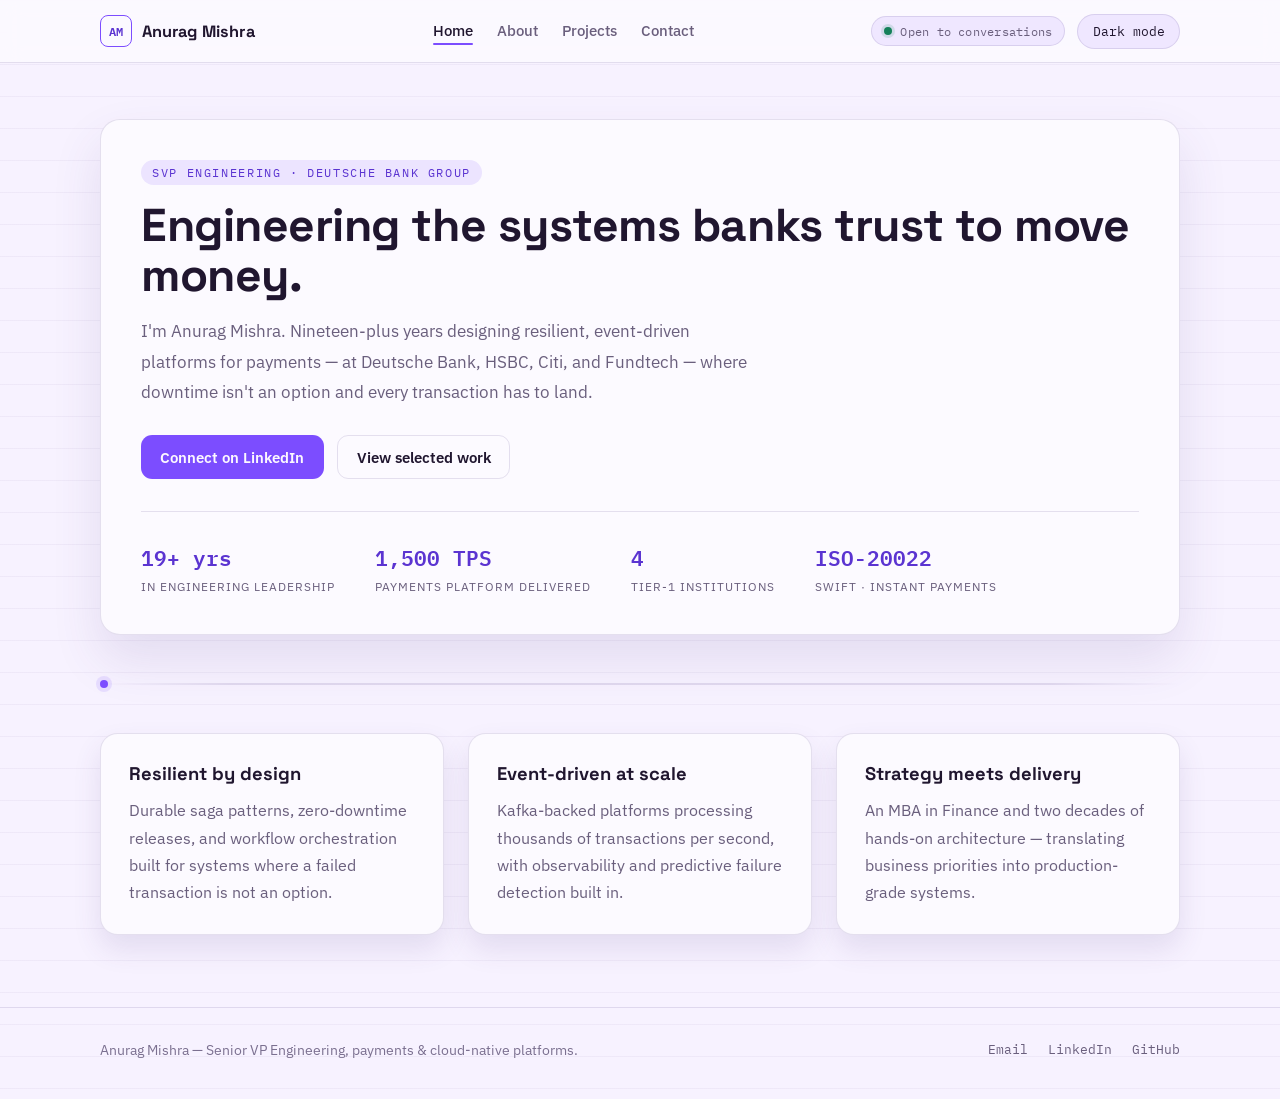
<file: index.html>
<!DOCTYPE html>
<html lang="en">
<head>
  <meta charset="UTF-8">
  <meta name="viewport" content="width=device-width, initial-scale=1.0">
  <title>Home — Anurag Mishra</title>
  <meta name="description" content="Anurag Mishra, SVP Engineering at Deutsche Bank Group. Building resilient, event-driven payments platforms across tier-1 financial institutions.">
  <script>
    (function () {
      try {
        var stored = localStorage.getItem('theme');
        var theme = stored || (window.matchMedia('(prefers-color-scheme: dark)').matches ? 'dark' : 'light');
        document.documentElement.setAttribute('data-theme', theme);
      } catch (e) {}
    })();
  </script>
  <link rel="stylesheet" href="style.css">
</head>
<body>
  <header class="site-header">
    <div class="container nav-wrap">
      <a class="logo" href="index.html">
        <span class="logo-mark">AM</span>
        <span>Anurag Mishra</span>
      </a>
      <nav class="site-nav" aria-label="Primary navigation">
        <a href="index.html" aria-current="page">Home</a>
        <a href="about.html">About</a>
        <a href="projects.html">Projects</a>
        <a href="contact.html">Contact</a>
      </nav>
      <div class="header-actions">
        <span class="status-pill"><span class="status-dot" aria-hidden="true"></span>Open to conversations</span>
        <button type="button" class="theme-toggle" aria-label="Toggle color theme">Dark mode</button>
      </div>
    </div>
  </header>

  <main class="container content">
    <section class="hero">
      <p class="eyebrow">SVP Engineering · Deutsche Bank Group</p>
      <h1>Engineering the systems banks trust to move money.</h1>
      <p class="lead">I'm Anurag Mishra. Nineteen-plus years designing resilient, event-driven platforms for payments — at Deutsche Bank, HSBC, Citi, and Fundtech — where downtime isn't an option and every transaction has to land.</p>

      <div class="cta-row">
        <a class="btn btn-primary" href="https://www.linkedin.com/in/anurag-mishra-267559115">Connect on LinkedIn</a>
        <a class="btn btn-secondary" href="projects.html">View selected work</a>
      </div>

      <div class="stats-ticker">
        <div class="stat-item">
          <span class="stat-value">19+ yrs</span>
          <span class="stat-label">In engineering leadership</span>
        </div>
        <div class="stat-item">
          <span class="stat-value">1,500 TPS</span>
          <span class="stat-label">Payments platform delivered</span>
        </div>
        <div class="stat-item">
          <span class="stat-value">4</span>
          <span class="stat-label">Tier-1 institutions</span>
        </div>
        <div class="stat-item">
          <span class="stat-value">ISO-20022</span>
          <span class="stat-label">SWIFT · Instant payments</span>
        </div>
      </div>
    </section>

    <div class="rail" aria-hidden="true"></div>

    <section class="info-grid">
      <article>
        <h2>Resilient by design</h2>
        <p>Durable saga patterns, zero-downtime releases, and workflow orchestration built for systems where a failed transaction is not an option.</p>
      </article>
      <article>
        <h2>Event-driven at scale</h2>
        <p>Kafka-backed platforms processing thousands of transactions per second, with observability and predictive failure detection built in.</p>
      </article>
      <article>
        <h2>Strategy meets delivery</h2>
        <p>An MBA in Finance and two decades of hands-on architecture — translating business priorities into production-grade systems.</p>
      </article>
    </section>
  </main>

  <footer class="site-footer">
    <div class="container footer-inner">
      <p>Anurag Mishra — Senior VP Engineering, payments &amp; cloud-native platforms.</p>
      <div class="footer-links">
        <a href="mailto:anurag171@gmail.com">Email</a>
        <a href="https://www.linkedin.com/in/anurag-mishra-267559115/">LinkedIn</a>
        <a href="https://github.com/anurag171">GitHub</a>
      </div>
    </div>
  </footer>
  <script src="theme-toggle.js"></script>
</body>
</html>
</file>
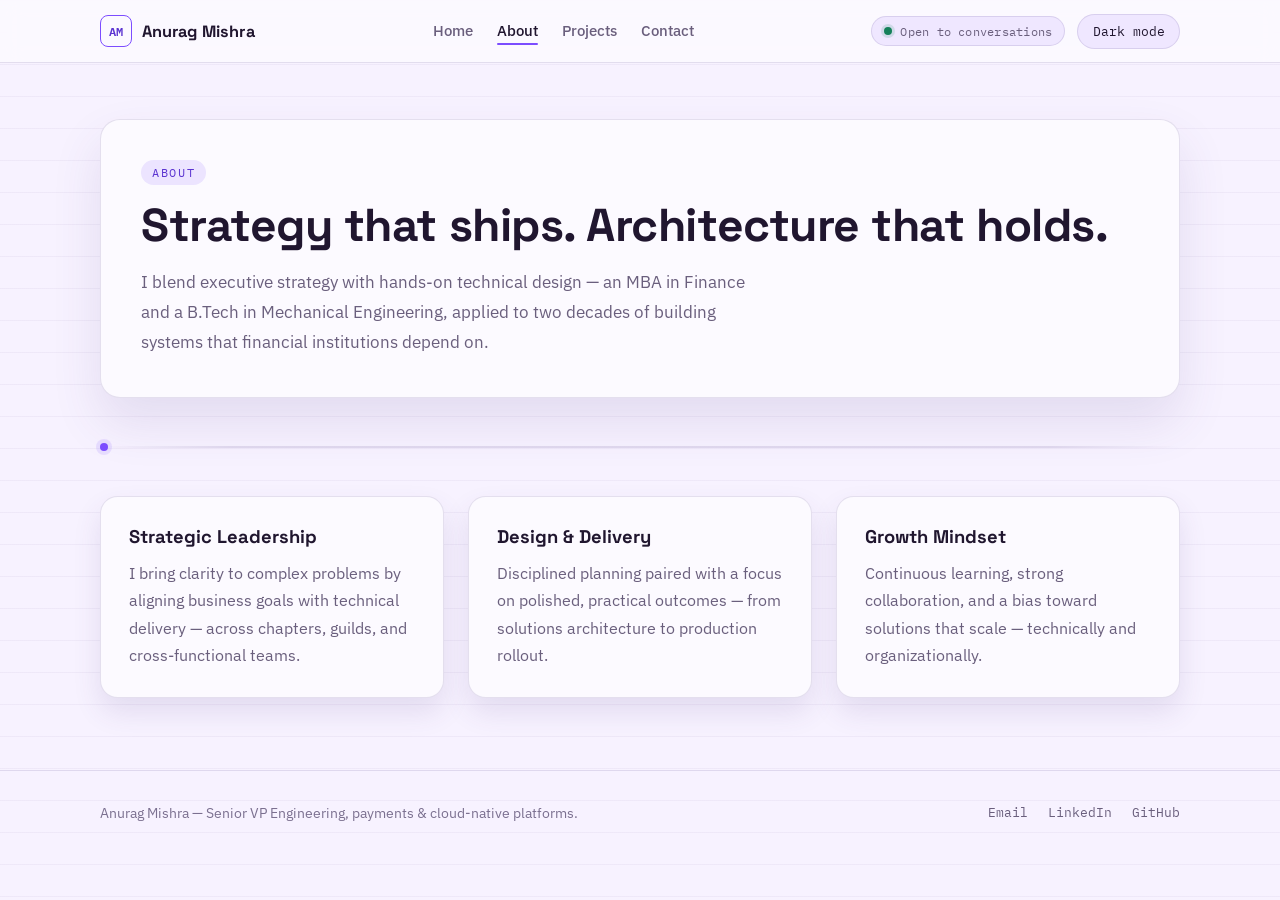
<file: about.html>
<!DOCTYPE html>
<html lang="en">
<head>
  <meta charset="UTF-8">
  <meta name="viewport" content="width=device-width, initial-scale=1.0">
  <title>About — Anurag Mishra</title>
  <meta name="description" content="MBA in Finance, B.Tech in Mechanical Engineering, and two decades bridging business strategy with technical architecture.">
  <script>
    (function () {
      try {
        var stored = localStorage.getItem('theme');
        var theme = stored || (window.matchMedia('(prefers-color-scheme: dark)').matches ? 'dark' : 'light');
        document.documentElement.setAttribute('data-theme', theme);
      } catch (e) {}
    })();
  </script>
  <link rel="stylesheet" href="style.css">
</head>
<body>
  <header class="site-header">
    <div class="container nav-wrap">
      <a class="logo" href="index.html">
        <span class="logo-mark">AM</span>
        <span>Anurag Mishra</span>
      </a>
      <nav class="site-nav" aria-label="Primary navigation">
        <a href="index.html">Home</a>
        <a href="about.html" aria-current="page">About</a>
        <a href="projects.html">Projects</a>
        <a href="contact.html">Contact</a>
      </nav>
      <div class="header-actions">
        <span class="status-pill"><span class="status-dot" aria-hidden="true"></span>Open to conversations</span>
        <button type="button" class="theme-toggle" aria-label="Toggle color theme">Dark mode</button>
      </div>
    </div>
  </header>

  <main class="container content">
    <section class="hero">
      <p class="eyebrow">About</p>
      <h1>Strategy that ships. Architecture that holds.</h1>
      <p class="lead">I blend executive strategy with hands-on technical design — an MBA in Finance and a B.Tech in Mechanical Engineering, applied to two decades of building systems that financial institutions depend on.</p>
    </section>

    <div class="rail" aria-hidden="true"></div>

    <section class="info-grid">
      <article>
        <h2>Strategic Leadership</h2>
        <p>I bring clarity to complex problems by aligning business goals with technical delivery — across chapters, guilds, and cross-functional teams.</p>
      </article>
      <article>
        <h2>Design &amp; Delivery</h2>
        <p>Disciplined planning paired with a focus on polished, practical outcomes — from solutions architecture to production rollout.</p>
      </article>
      <article>
        <h2>Growth Mindset</h2>
        <p>Continuous learning, strong collaboration, and a bias toward solutions that scale — technically and organizationally.</p>
      </article>
    </section>
  </main>

  <footer class="site-footer">
    <div class="container footer-inner">
      <p>Anurag Mishra — Senior VP Engineering, payments &amp; cloud-native platforms.</p>
      <div class="footer-links">
        <a href="mailto:anurag171@gmail.com">Email</a>
        <a href="https://www.linkedin.com/in/anurag-mishra-267559115/">LinkedIn</a>
        <a href="https://github.com/anurag171">GitHub</a>
      </div>
    </div>
  </footer>
  <script src="theme-toggle.js"></script>
</body>
</html>
</file>
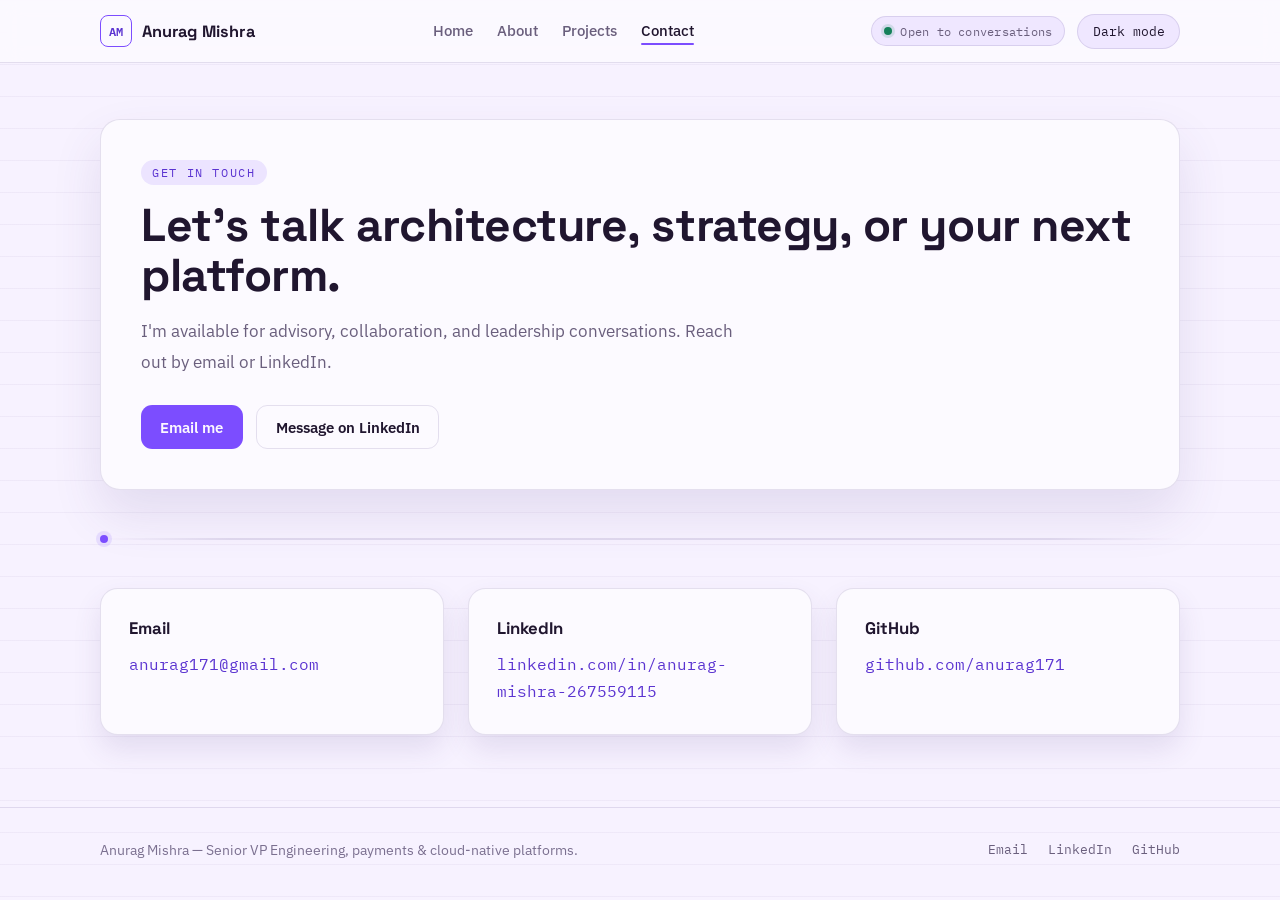
<file: contact.html>
<!DOCTYPE html>
<html lang="en">
<head>
  <meta charset="UTF-8">
  <meta name="viewport" content="width=device-width, initial-scale=1.0">
  <title>Contact — Anurag Mishra</title>
  <meta name="description" content="Get in touch with Anurag Mishra for advisory, collaboration, and engineering leadership conversations.">
  <script>
    (function () {
      try {
        var stored = localStorage.getItem('theme');
        var theme = stored || (window.matchMedia('(prefers-color-scheme: dark)').matches ? 'dark' : 'light');
        document.documentElement.setAttribute('data-theme', theme);
      } catch (e) {}
    })();
  </script>
  <link rel="stylesheet" href="style.css">
</head>
<body>
  <header class="site-header">
    <div class="container nav-wrap">
      <a class="logo" href="index.html">
        <span class="logo-mark">AM</span>
        <span>Anurag Mishra</span>
      </a>
      <nav class="site-nav" aria-label="Primary navigation">
        <a href="index.html">Home</a>
        <a href="about.html">About</a>
        <a href="projects.html">Projects</a>
        <a href="contact.html" aria-current="page">Contact</a>
      </nav>
      <div class="header-actions">
        <span class="status-pill"><span class="status-dot" aria-hidden="true"></span>Open to conversations</span>
        <button type="button" class="theme-toggle" aria-label="Toggle color theme">Dark mode</button>
      </div>
    </div>
  </header>

  <main class="container content">
    <section class="hero">
      <p class="eyebrow">Get in Touch</p>
      <h1>Let's talk architecture, strategy, or your next platform.</h1>
      <p class="lead">I'm available for advisory, collaboration, and leadership conversations. Reach out by email or LinkedIn.</p>
      <div class="cta-row">
        <a class="btn btn-primary" href="mailto:anurag171@gmail.com">Email me</a>
        <a class="btn btn-secondary" href="https://www.linkedin.com/in/anurag-mishra-267559115/">Message on LinkedIn</a>
      </div>
    </section>

    <div class="rail" aria-hidden="true"></div>

    <section class="info-grid">
      <article class="contact-card">
        <h2>Email</h2>
        <p><a href="mailto:anurag171@gmail.com">anurag171@gmail.com</a></p>
      </article>
      <article class="contact-card">
        <h2>LinkedIn</h2>
        <p><a href="https://www.linkedin.com/in/anurag-mishra-267559115/">linkedin.com/in/anurag-mishra-267559115</a></p>
      </article>
      <article class="contact-card">
        <h2>GitHub</h2>
        <p><a href="https://github.com/anurag171">github.com/anurag171</a></p>
      </article>
    </section>
  </main>

  <footer class="site-footer">
    <div class="container footer-inner">
      <p>Anurag Mishra — Senior VP Engineering, payments &amp; cloud-native platforms.</p>
      <div class="footer-links">
        <a href="mailto:anurag171@gmail.com">Email</a>
        <a href="https://www.linkedin.com/in/anurag-mishra-267559115/">LinkedIn</a>
        <a href="https://github.com/anurag171">GitHub</a>
      </div>
    </div>
  </footer>
  <script src="theme-toggle.js"></script>
</body>
</html>
</file>
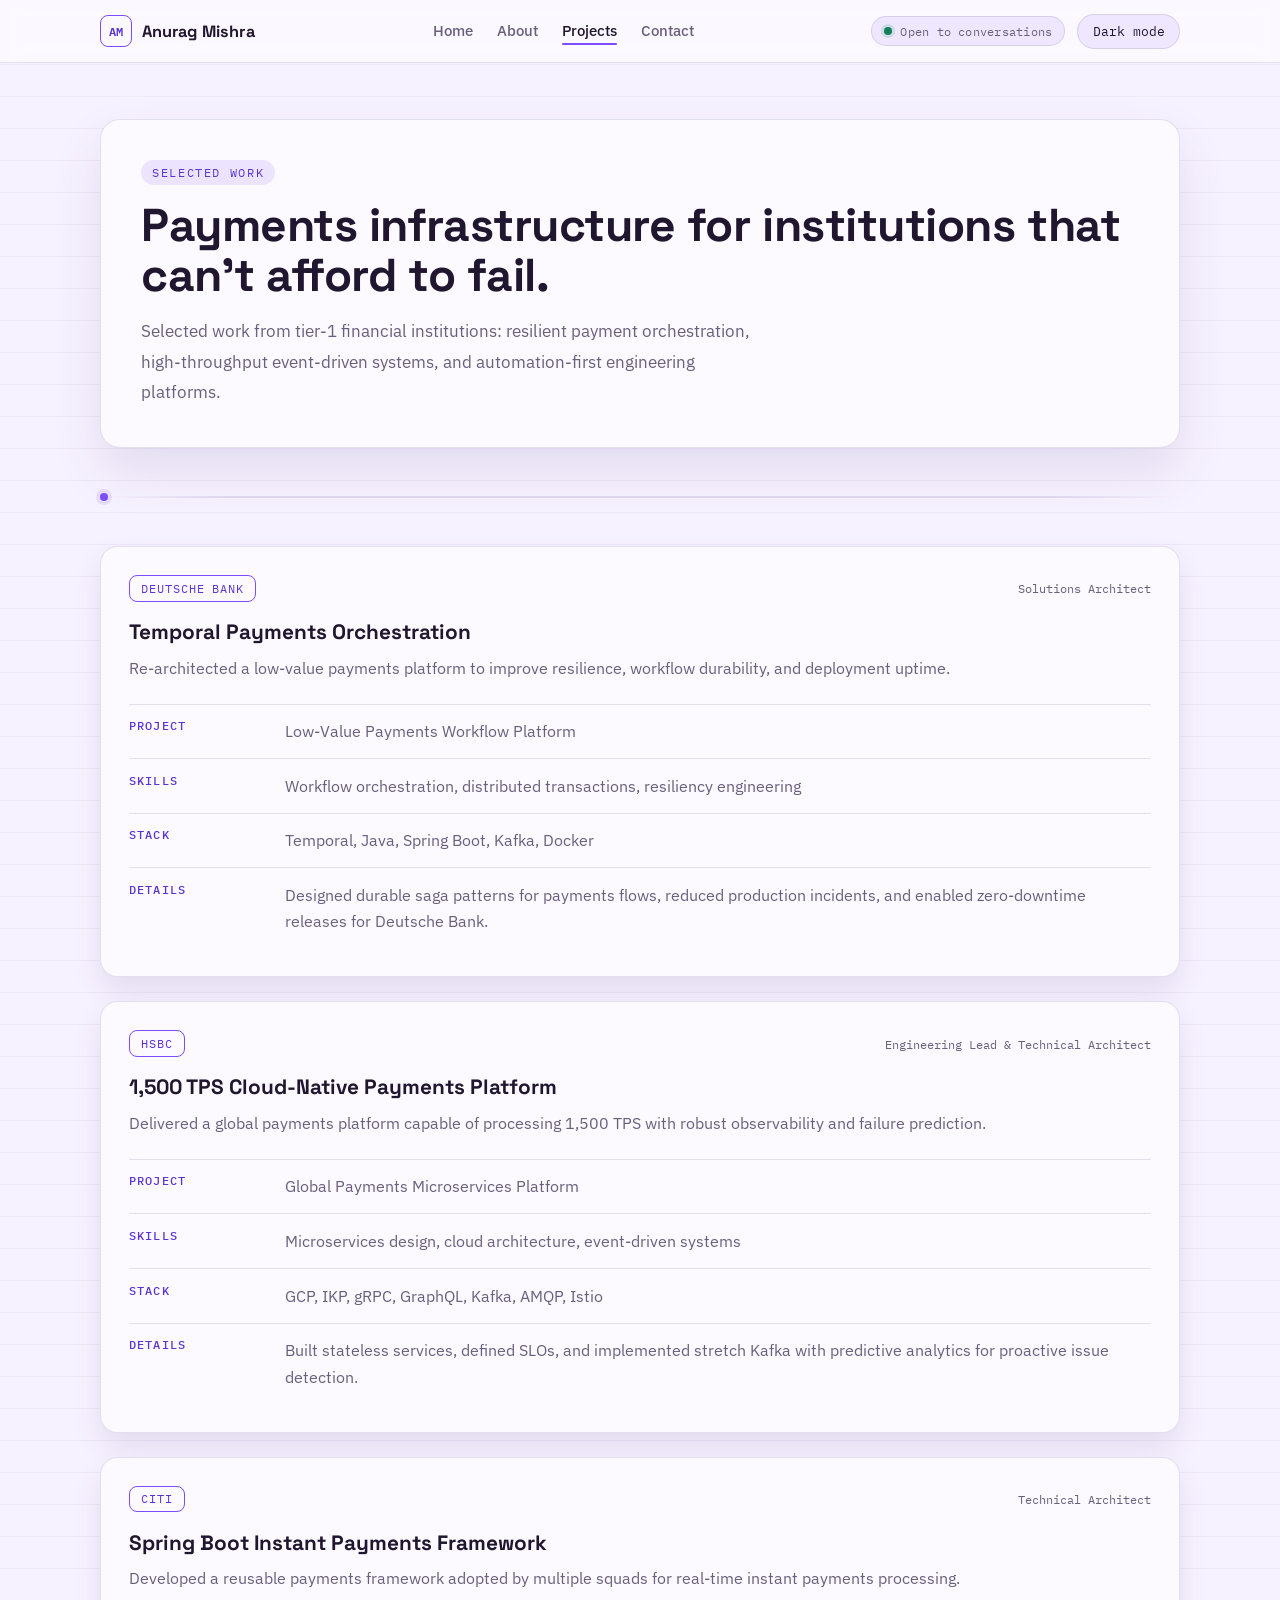
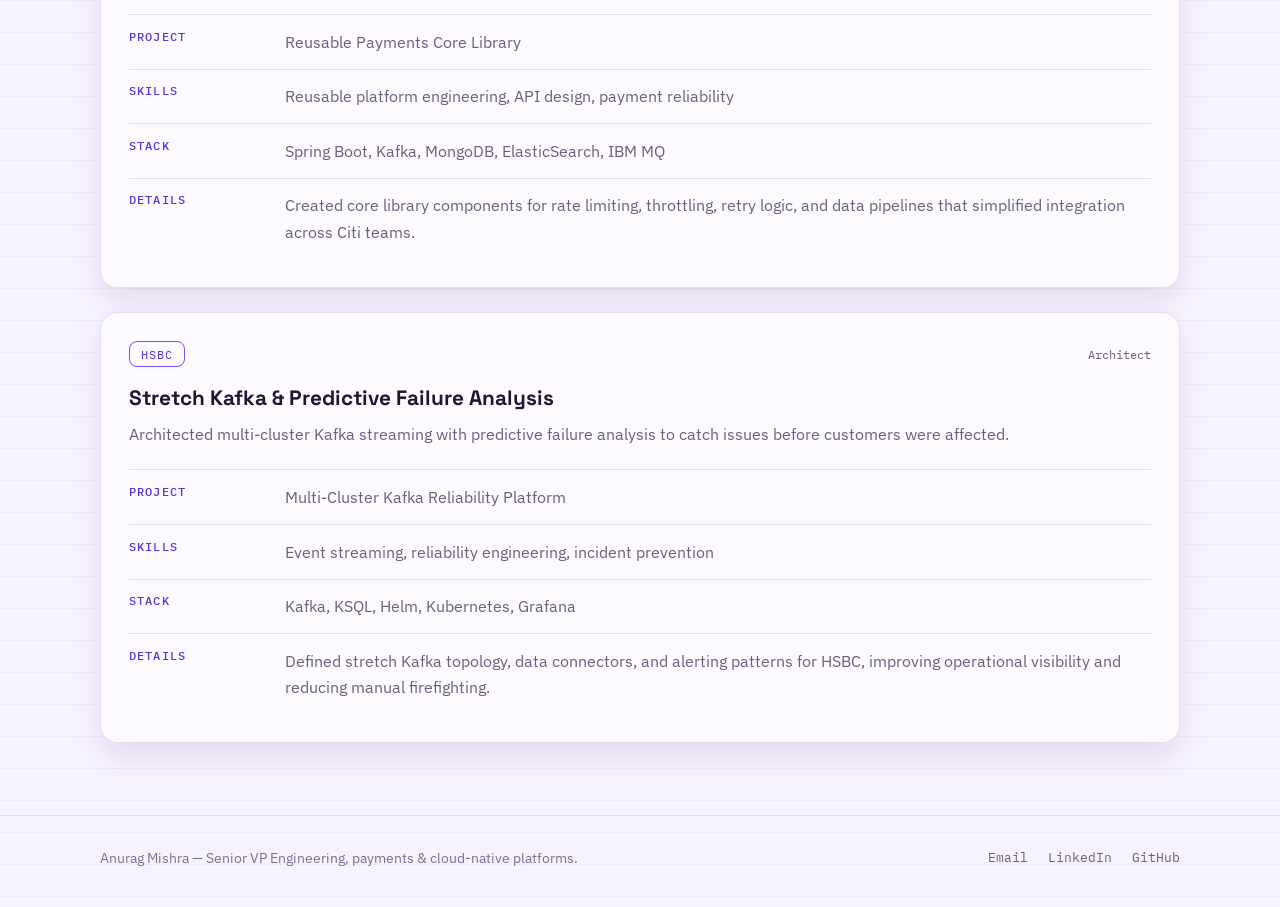
<file: projects.html>
<!DOCTYPE html>
<html lang="en">
<head>
  <meta charset="UTF-8">
  <meta name="viewport" content="width=device-width, initial-scale=1.0">
  <title>Projects — Anurag Mishra</title>
  <meta name="description" content="Selected payments and cloud-native platform work from Deutsche Bank, HSBC, and Citi — resilient orchestration, event-driven systems, and reusable engineering platforms.">
  <script>
    (function () {
      try {
        var stored = localStorage.getItem('theme');
        var theme = stored || (window.matchMedia('(prefers-color-scheme: dark)').matches ? 'dark' : 'light');
        document.documentElement.setAttribute('data-theme', theme);
      } catch (e) {}
    })();
  </script>
  <link rel="stylesheet" href="style.css">
</head>
<body>
  <header class="site-header">
    <div class="container nav-wrap">
      <a class="logo" href="index.html">
        <span class="logo-mark">AM</span>
        <span>Anurag Mishra</span>
      </a>
      <nav class="site-nav" aria-label="Primary navigation">
        <a href="index.html">Home</a>
        <a href="about.html">About</a>
        <a href="projects.html" aria-current="page">Projects</a>
        <a href="contact.html">Contact</a>
      </nav>
      <div class="header-actions">
        <span class="status-pill"><span class="status-dot" aria-hidden="true"></span>Open to conversations</span>
        <button type="button" class="theme-toggle" aria-label="Toggle color theme">Dark mode</button>
      </div>
    </div>
  </header>

  <main class="container content">
    <section class="hero">
      <p class="eyebrow">Selected Work</p>
      <h1>Payments infrastructure for institutions that can't afford to fail.</h1>
      <p class="lead">Selected work from tier-1 financial institutions: resilient payment orchestration, high-throughput event-driven systems, and automation-first engineering platforms.</p>
    </section>

    <div class="rail" aria-hidden="true"></div>

    <section class="projects-list">

      <article class="project-card">
        <div class="project-card__badge-row">
          <span class="institution-badge">Deutsche Bank</span>
          <span class="project-role">Solutions Architect</span>
        </div>
        <h2 class="project-card__title">Temporal Payments Orchestration</h2>
        <p class="project-card__description">Re-architected a low-value payments platform to improve resilience, workflow durability, and deployment uptime.</p>
        <div class="project-card__details">
          <div class="project-card__detail"><strong>Project</strong><p>Low-Value Payments Workflow Platform</p></div>
          <div class="project-card__detail"><strong>Skills</strong><p>Workflow orchestration, distributed transactions, resiliency engineering</p></div>
          <div class="project-card__detail"><strong>Stack</strong><p>Temporal, Java, Spring Boot, Kafka, Docker</p></div>
          <div class="project-card__detail"><strong>Details</strong><p>Designed durable saga patterns for payments flows, reduced production incidents, and enabled zero-downtime releases for Deutsche Bank.</p></div>
        </div>
      </article>

      <article class="project-card">
        <div class="project-card__badge-row">
          <span class="institution-badge">HSBC</span>
          <span class="project-role">Engineering Lead &amp; Technical Architect</span>
        </div>
        <h2 class="project-card__title">1,500 TPS Cloud-Native Payments Platform</h2>
        <p class="project-card__description">Delivered a global payments platform capable of processing 1,500 TPS with robust observability and failure prediction.</p>
        <div class="project-card__details">
          <div class="project-card__detail"><strong>Project</strong><p>Global Payments Microservices Platform</p></div>
          <div class="project-card__detail"><strong>Skills</strong><p>Microservices design, cloud architecture, event-driven systems</p></div>
          <div class="project-card__detail"><strong>Stack</strong><p>GCP, IKP, gRPC, GraphQL, Kafka, AMQP, Istio</p></div>
          <div class="project-card__detail"><strong>Details</strong><p>Built stateless services, defined SLOs, and implemented stretch Kafka with predictive analytics for proactive issue detection.</p></div>
        </div>
      </article>

      <article class="project-card">
        <div class="project-card__badge-row">
          <span class="institution-badge">Citi</span>
          <span class="project-role">Technical Architect</span>
        </div>
        <h2 class="project-card__title">Spring Boot Instant Payments Framework</h2>
        <p class="project-card__description">Developed a reusable payments framework adopted by multiple squads for real-time instant payments processing.</p>
        <div class="project-card__details">
          <div class="project-card__detail"><strong>Project</strong><p>Reusable Payments Core Library</p></div>
          <div class="project-card__detail"><strong>Skills</strong><p>Reusable platform engineering, API design, payment reliability</p></div>
          <div class="project-card__detail"><strong>Stack</strong><p>Spring Boot, Kafka, MongoDB, ElasticSearch, IBM MQ</p></div>
          <div class="project-card__detail"><strong>Details</strong><p>Created core library components for rate limiting, throttling, retry logic, and data pipelines that simplified integration across Citi teams.</p></div>
        </div>
      </article>

      <article class="project-card">
        <div class="project-card__badge-row">
          <span class="institution-badge">HSBC</span>
          <span class="project-role">Architect</span>
        </div>
        <h2 class="project-card__title">Stretch Kafka &amp; Predictive Failure Analysis</h2>
        <p class="project-card__description">Architected multi-cluster Kafka streaming with predictive failure analysis to catch issues before customers were affected.</p>
        <div class="project-card__details">
          <div class="project-card__detail"><strong>Project</strong><p>Multi-Cluster Kafka Reliability Platform</p></div>
          <div class="project-card__detail"><strong>Skills</strong><p>Event streaming, reliability engineering, incident prevention</p></div>
          <div class="project-card__detail"><strong>Stack</strong><p>Kafka, KSQL, Helm, Kubernetes, Grafana</p></div>
          <div class="project-card__detail"><strong>Details</strong><p>Defined stretch Kafka topology, data connectors, and alerting patterns for HSBC, improving operational visibility and reducing manual firefighting.</p></div>
        </div>
      </article>

    </section>
  </main>

  <footer class="site-footer">
    <div class="container footer-inner">
      <p>Anurag Mishra — Senior VP Engineering, payments &amp; cloud-native platforms.</p>
      <div class="footer-links">
        <a href="mailto:anurag171@gmail.com">Email</a>
        <a href="https://www.linkedin.com/in/anurag-mishra-267559115/">LinkedIn</a>
        <a href="https://github.com/anurag171">GitHub</a>
      </div>
    </div>
  </footer>
  <script src="theme-toggle.js"></script>
</body>
</html>
</file>
<file: style.css>
/* ============================================================
   Anurag Mishra — Portfolio
   Design language: ledger / payment-rail, dark-navy + burnished
   gold signal, rail-green for live status only.
   ============================================================ */

@import url('https://fonts.googleapis.com/css2?family=Space+Grotesk:wght@500;600;700&family=IBM+Plex+Sans:wght@400;500;600&family=IBM+Plex+Mono:wght@400;500;600&display=swap');

:root {
  color-scheme: light;

  /* base */
  --bg: #f7f2ff;
  --bg-line: rgba(99, 74, 144, 0.06);
  --surface: #fcfaff;
  --surface-2: #efe7ff;
  --border: rgba(83, 58, 132, 0.14);

  /* text */
  --ink: #20162f;
  --muted: #6a5f7d;
  --footer-text: #7b7090;

  /* signal accent — soft violet */
  --accent: #7c4dff;
  --accent-strong: #5b34d1;
  --accent-tint: rgba(124, 77, 255, 0.13);
  --accent-contrast: #fcf8ff;

  /* rail accent — status/live only */
  --rail: #14805a;
  --rail-tint: rgba(20, 128, 90, 0.14);

  --shadow: rgba(83, 58, 132, 0.12);

  --font-display: 'Space Grotesk', system-ui, sans-serif;
  --font-body: 'IBM Plex Sans', system-ui, sans-serif;
  --font-mono: 'IBM Plex Mono', ui-monospace, SFMono-Regular, monospace;
}

:root[data-theme="dark"] {
  color-scheme: dark;

  --bg: #080c16;
  --bg-line: rgba(255, 255, 255, 0.035);
  --surface: #0f1729;
  --surface-2: #141d33;
  --border: rgba(255, 255, 255, 0.09);

  --ink: #eef1f6;
  --muted: #9aa7bd;
  --footer-text: #7c8aa3;

  --accent: #e0b354;
  --accent-strong: #f0c874;
  --accent-tint: rgba(224, 179, 84, 0.14);
  --accent-contrast: #0b0e16;

  --rail: #34d399;
  --rail-tint: rgba(52, 211, 153, 0.16);

  --shadow: rgba(0, 0, 0, 0.45);
}

* { box-sizing: border-box; }

html { scroll-behavior: smooth; }

body {
  margin: 0;
  min-height: 100vh;
  background:
    repeating-linear-gradient(
      to bottom,
      var(--bg-line) 0px, var(--bg-line) 1px,
      transparent 1px, transparent 32px
    ),
    var(--bg);
  color: var(--ink);
  font-family: var(--font-body);
  transition: background-color 0.25s ease, color 0.25s ease;
}

.container {
  width: min(1080px, calc(100% - 2.5rem));
  margin: 0 auto;
}

a { color: var(--accent-strong); text-decoration: none; }
a:hover { text-decoration: underline; }

:focus-visible {
  outline: 2px solid var(--accent);
  outline-offset: 3px;
  border-radius: 4px;
}

/* ---------------- Header ---------------- */

.site-header {
  position: sticky;
  top: 0;
  z-index: 20;
  padding: 0.85rem 0;
  background: color-mix(in srgb, var(--surface) 88%, transparent);
  backdrop-filter: blur(10px);
  border-bottom: 1px solid var(--border);
}

.nav-wrap {
  display: flex;
  align-items: center;
  justify-content: space-between;
  gap: 1.25rem;
  flex-wrap: wrap;
}

.logo {
  display: inline-flex;
  align-items: center;
  gap: 0.6rem;
  color: var(--ink);
  font-family: var(--font-display);
  font-weight: 700;
  font-size: 1.02rem;
  letter-spacing: 0.01em;
}
.logo:hover { text-decoration: none; }

.logo-mark {
  display: inline-grid;
  place-items: center;
  width: 2rem;
  height: 2rem;
  border-radius: 0.5rem;
  border: 1px solid var(--accent);
  color: var(--accent-strong);
  font-family: var(--font-mono);
  font-size: 0.72rem;
  font-weight: 600;
  letter-spacing: 0.02em;
}

.site-nav {
  display: flex;
  flex-wrap: wrap;
  gap: 1.5rem;
}

.site-nav a {
  color: var(--muted);
  font-weight: 500;
  font-size: 0.95rem;
  position: relative;
  padding-bottom: 0.2rem;
}
.site-nav a:hover { color: var(--ink); text-decoration: none; }
.site-nav a[aria-current="page"] {
  color: var(--ink);
}
.site-nav a[aria-current="page"]::after {
  content: "";
  position: absolute;
  left: 0; right: 0; bottom: -2px;
  height: 2px;
  background: var(--accent);
  border-radius: 2px;
}

.header-actions {
  display: flex;
  align-items: center;
  gap: 0.75rem;
}

.status-pill {
  display: inline-flex;
  align-items: center;
  gap: 0.5rem;
  padding: 0.4rem 0.75rem;
  border-radius: 999px;
  border: 1px solid var(--border);
  background: var(--surface-2);
  font-family: var(--font-mono);
  font-size: 0.72rem;
  letter-spacing: 0.02em;
  color: var(--muted);
  white-space: nowrap;
}

.status-dot {
  width: 0.5rem;
  height: 0.5rem;
  border-radius: 50%;
  background: var(--rail);
  box-shadow: 0 0 0 3px var(--rail-tint);
  animation: pulse-dot 2.2s ease-in-out infinite;
  flex: none;
}

.theme-toggle {
  appearance: none;
  border: 1px solid var(--border);
  background: var(--surface-2);
  color: var(--ink);
  padding: 0.5rem 0.9rem;
  border-radius: 999px;
  font-family: var(--font-mono);
  font-size: 0.8rem;
  cursor: pointer;
  transition: background 0.2s ease, border-color 0.2s ease, transform 0.15s ease;
}
.theme-toggle:hover {
  border-color: var(--accent);
  transform: translateY(-1px);
}

/* ---------------- Content / Hero ---------------- */

.content { padding: 3.5rem 0 4.5rem; }

.hero {
  padding: 2.5rem;
  border-radius: 1.25rem;
  background: var(--surface);
  border: 1px solid var(--border);
  box-shadow: 0 24px 50px var(--shadow);
}

.eyebrow {
  display: inline-flex;
  align-items: center;
  gap: 0.5rem;
  margin: 0 0 1rem;
  padding: 0.3rem 0.7rem;
  border-radius: 999px;
  background: var(--accent-tint);
  color: var(--accent-strong);
  font-family: var(--font-mono);
  text-transform: uppercase;
  letter-spacing: 0.14em;
  font-size: 0.72rem;
}

h1 {
  margin: 0 0 1rem;
  font-family: var(--font-display);
  font-weight: 700;
  font-size: clamp(2rem, 3.6vw, 3.1rem);
  line-height: 1.08;
  letter-spacing: -0.01em;
  color: var(--ink);
}

h2 { font-family: var(--font-display); color: var(--ink); }

.lead {
  margin: 0;
  max-width: 62ch;
  font-size: 1.08rem;
  line-height: 1.75;
  color: var(--muted);
}

.cta-row {
  display: flex;
  flex-wrap: wrap;
  gap: 0.85rem;
  margin-top: 1.75rem;
}

.btn {
  display: inline-flex;
  align-items: center;
  gap: 0.4rem;
  padding: 0.7rem 1.15rem;
  border-radius: 0.7rem;
  font-weight: 600;
  font-size: 0.95rem;
  border: 1px solid transparent;
  transition: transform 0.15s ease, background 0.2s ease, border-color 0.2s ease;
}
.btn:hover { text-decoration: none; transform: translateY(-1px); }

.btn-primary {
  background: var(--accent);
  color: var(--accent-contrast);
}
.btn-primary:hover { background: var(--accent-strong); }

.btn-secondary {
  background: transparent;
  border-color: var(--border);
  color: var(--ink);
}
.btn-secondary:hover { border-color: var(--accent); }

/* ---------------- Stats ticker ---------------- */

.stats-ticker {
  margin-top: 2rem;
  padding-top: 1.75rem;
  border-top: 1px solid var(--border);
  display: flex;
  flex-wrap: wrap;
  gap: 1.75rem 2.5rem;
}

.stat-item {
  display: flex;
  flex-direction: column;
  gap: 0.25rem;
}

.stat-value {
  font-family: var(--font-mono);
  font-weight: 600;
  font-size: 1.3rem;
  color: var(--accent-strong);
}

.stat-label {
  font-size: 0.78rem;
  color: var(--muted);
  text-transform: uppercase;
  letter-spacing: 0.08em;
}

/* ---------------- Rail divider (signature element) ---------------- */

.rail {
  position: relative;
  height: 2px;
  margin: 3rem 0;
  background: linear-gradient(90deg, transparent, var(--border) 12%, var(--border) 88%, transparent);
  overflow: visible;
}

.rail::before {
  content: "";
  position: absolute;
  top: 50%;
  left: 0;
  width: 8px;
  height: 8px;
  margin-top: -4px;
  border-radius: 50%;
  background: var(--accent);
  box-shadow: 0 0 0 4px var(--accent-tint);
  animation: travel-rail 5s linear infinite;
}

/* ---------------- Grids / cards ---------------- */

.info-grid {
  display: grid;
  gap: 1.5rem;
  grid-template-columns: repeat(3, minmax(260px, 1fr));
}

@media (max-width: 980px) { .info-grid { grid-template-columns: repeat(2, minmax(240px, 1fr)); } }
@media (max-width: 680px) { .info-grid { grid-template-columns: 1fr; } }

.info-grid article,
.project-card,
.contact-card {
  padding: 1.75rem;
  border-radius: 1.1rem;
  background: var(--surface);
  border: 1px solid var(--border);
  box-shadow: 0 14px 28px var(--shadow);
}

.info-grid h2 { margin: 0 0 0.75rem; font-size: 1.15rem; }
.info-grid p { margin: 0; color: var(--muted); line-height: 1.7; }

/* ---------------- Project ledger entries ---------------- */

.projects-list {
  display: grid;
  gap: 1.5rem;
}

.project-card__badge-row {
  display: flex;
  align-items: center;
  justify-content: space-between;
  flex-wrap: wrap;
  gap: 0.75rem;
  margin-bottom: 1.1rem;
}

.institution-badge {
  display: inline-flex;
  align-items: center;
  gap: 0.5rem;
  padding: 0.3rem 0.7rem;
  border-radius: 0.5rem;
  border: 1px solid var(--accent);
  color: var(--accent-strong);
  font-family: var(--font-mono);
  font-size: 0.72rem;
  text-transform: uppercase;
  letter-spacing: 0.08em;
}

.project-role {
  font-family: var(--font-mono);
  font-size: 0.78rem;
  color: var(--muted);
}

.project-card__title {
  margin: 0 0 0.6rem;
  font-size: 1.3rem;
}

.project-card__description {
  margin: 0 0 1.35rem;
  color: var(--muted);
  line-height: 1.7;
}

.project-card__details {
  border-top: 1px solid var(--border);
}

.project-card__detail {
  display: grid;
  grid-template-columns: 140px 1fr;
  gap: 1rem;
  padding: 0.85rem 0;
  border-bottom: 1px solid var(--border);
}
.project-card__detail:last-child { border-bottom: none; }

.project-card__detail strong {
  font-family: var(--font-mono);
  font-weight: 500;
  font-size: 0.72rem;
  text-transform: uppercase;
  letter-spacing: 0.1em;
  color: var(--accent-strong);
}

.project-card__detail p {
  margin: 0;
  color: var(--muted);
  line-height: 1.65;
}

@media (max-width: 620px) {
  .project-card__detail { grid-template-columns: 1fr; gap: 0.3rem; }
}

/* ---------------- Contact ---------------- */

.contact-card h2 { margin: 0 0 0.75rem; font-size: 1.05rem; }
.contact-card p { margin: 0; }
.contact-card a { font-family: var(--font-mono); font-size: 0.98rem; word-break: break-word; }

/* ---------------- Footer ---------------- */

.site-footer {
  padding: 2rem 0 2.5rem;
  border-top: 1px solid var(--border);
}

.footer-inner {
  display: flex;
  flex-wrap: wrap;
  align-items: center;
  justify-content: space-between;
  gap: 1rem;
}

.site-footer p {
  margin: 0;
  color: var(--footer-text);
  font-size: 0.9rem;
}

.footer-links {
  display: flex;
  gap: 1.25rem;
}
.footer-links a {
  color: var(--muted);
  font-family: var(--font-mono);
  font-size: 0.82rem;
}
.footer-links a:hover { color: var(--accent-strong); }

/* ---------------- Motion ---------------- */

@keyframes pulse-dot {
  0%, 100% { box-shadow: 0 0 0 3px var(--rail-tint); }
  50% { box-shadow: 0 0 0 6px var(--rail-tint); }
}

@keyframes travel-rail {
  0% { left: 0%; }
  100% { left: calc(100% - 8px); }
}

@media (prefers-reduced-motion: reduce) {
  .status-dot, .rail::before {
    animation: none !important;
  }
}

/* ---------------- Responsive ---------------- */

@media (max-width: 640px) {
  .nav-wrap { flex-direction: column; align-items: flex-start; }
  .header-actions { width: 100%; justify-content: space-between; }
  .hero { padding: 1.75rem; }
  .rail { margin: 2.25rem 0; }
}
</file>
